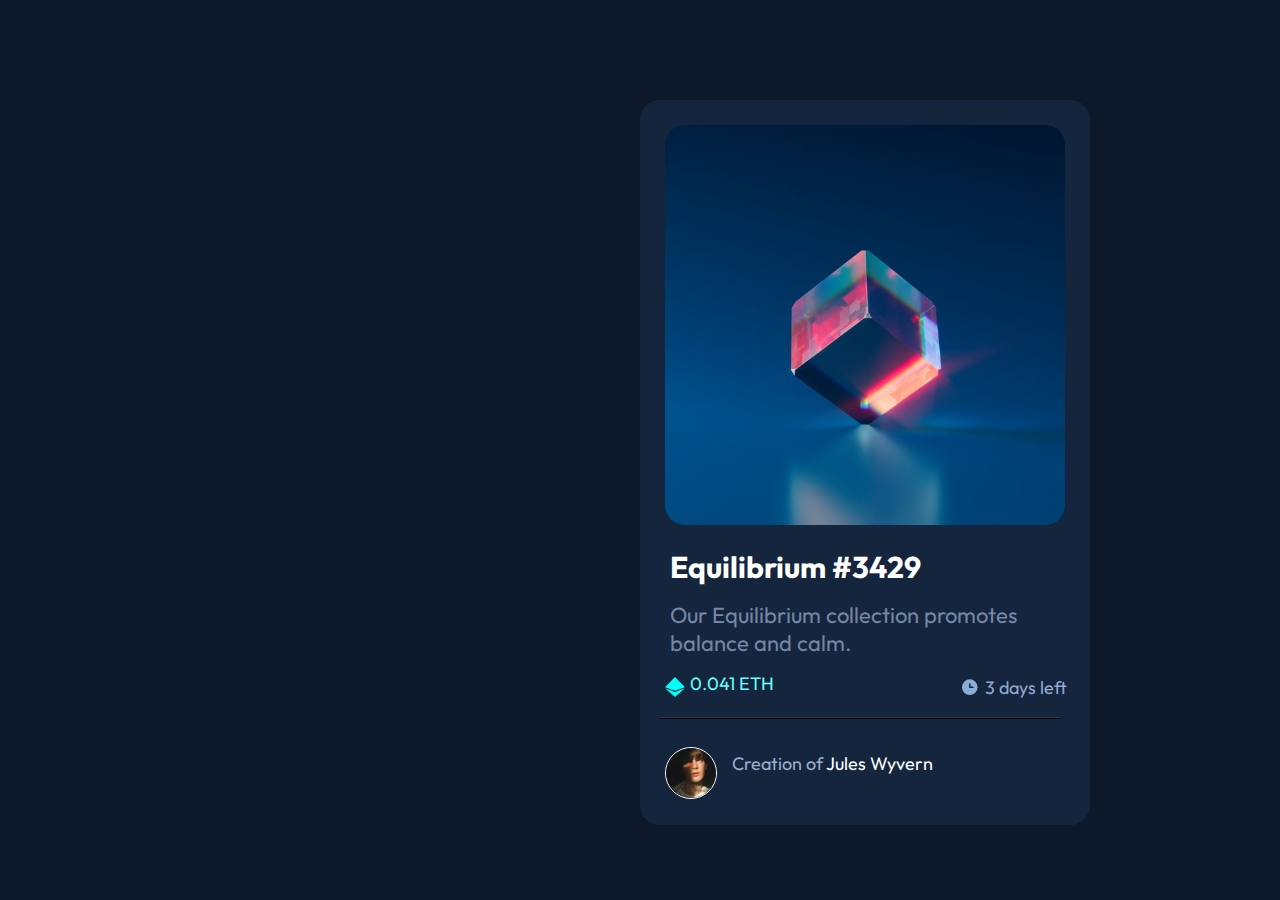
<file: index.html>
<!DOCTYPE html>
<html lang="en">
  <head>
    <meta charset="UTF-8" />
    <meta name="viewport" content="width=device-width, initial-scale=1.0" />
    <!-- displays site properly based on user's device -->
    <link rel="stylesheet" href="css/style.css" />
    <link
      rel="icon"
      type="image/png"
      sizes="32x32"
      href="./images/favicon-32x32.png"
    />
    <link rel="preconnect" href="https://fonts.googleapis.com" />
    <link rel="preconnect" href="https://fonts.gstatic.com" crossorigin />
    <link
      href="https://fonts.googleapis.com/css2?family=Outfit&display=swap"
      rel="stylesheet"
    />

    <title>Frontend Mentor | NFT preview card component</title>

    <!-- Feel free to remove these styles or customise in your own stylesheet 👍 -->
    <style>
      .attribution {
        font-size: 11px;
        text-align: center;
      }
      .attribution a {
        color: hsl(228, 45%, 44%);
      }
    </style>
  </head>
  <body>
    <div class="container">
      <img src="images/image-equilibrium.jpg" alt="" />
      <h1>Equilibrium #3429</h1>
      <p class="text">Our Equilibrium collection promotes balance and calm.</p>

      <div class="container__clockprice">
        <div class="price">
          <img class="etheruem" src="images/icon-ethereum.svg" alt="" />
          <a>0.041 ETH</a>

          <div class="container_clock">
            <div class="clock">
              <img src="images/icon-clock.svg" alt="clock" />
              <p>3 days left</p>
            </div>
          </div>
        </div>
      </div>

      <div class="line"></div>

      <div class="author">
        <img src="images/image-avatar.png" alt="" />
        <p>Creation of <span>Jules Wyvern</span></p>
      </div>
    </div>
  </body>
</html>
</file>
<file: css/style.css>
* {
  margin: 0;
  padding: 0;
  font-size: 18px;
}

body {
  background-color: #0d192b;
  font-family: "Outfit", sans-serif;
}

.container {
  background-color: #14253d;
  position: absolute;
  margin-top: 10px;
  top: 10vh;
  left: 70vh;
  height: 685px;
  padding: 20px;
  margin: 10px;
  border-radius: 20px;
  width: 410px;
}
.container img {
  margin-top: 5px;
  height: 400px;
  width: 400px;
  border-radius: 20px;
  margin-left: 5px;
}

.container h1 {
  color: hsl(0, 0%, 100%);
  margin-bottom: 15px;
  margin-top: 18px;
  font-size: 30px;
  margin-left: 10px;
}

.text {
  font-size: 22px;
  color: #7487a5;
  margin-left: 10px;
  margin-right: 1px;
}

.price {
  display: flex;
  margin-top: 15px;
}

.price a {
  color: #68ffff;
  font-size: 18px;
}

.clock {
  display: flex;
  color: #0664f1;
  position: absolute;
  left: 70%;
  top: 79.5%;
}
.clock p {
  color: #93a9d2;
}

.clock img {
  position: absolute;
  left: -40%;
  bottom: 1px;
  top: 10px;
  margin-top: 1px;
}

.price img {
  position: static;
  width: 20px;
  height: 20px;
  margin-right: 5px;
  padding-top: -10px;
  bottom: 1px;
}

.etheruem img {
  width: 30px;
  height: 20px;
  padding: 0px 1px;
}

.line {
  background-color: grey;
}

.author {
  display: flex;
  margin-top: 2.5vh;
}
.author img {
  width: 50px;
  height: 50px;
  border: 1px solid white;
  border-radius: 30px;
}

.author p {
  margin-top: 10px;
  margin-left: 15px;
  color: #9baecb;
}

.author span {
  color: hsl(0, 0%, 100%);
}
.line {
  margin-top: 20px;
  margin-bottom: 0px;
  width: 400px;
  height: 1px;
  border-bottom: 1px solid black;
  background-color: #273955;
}
</file>
